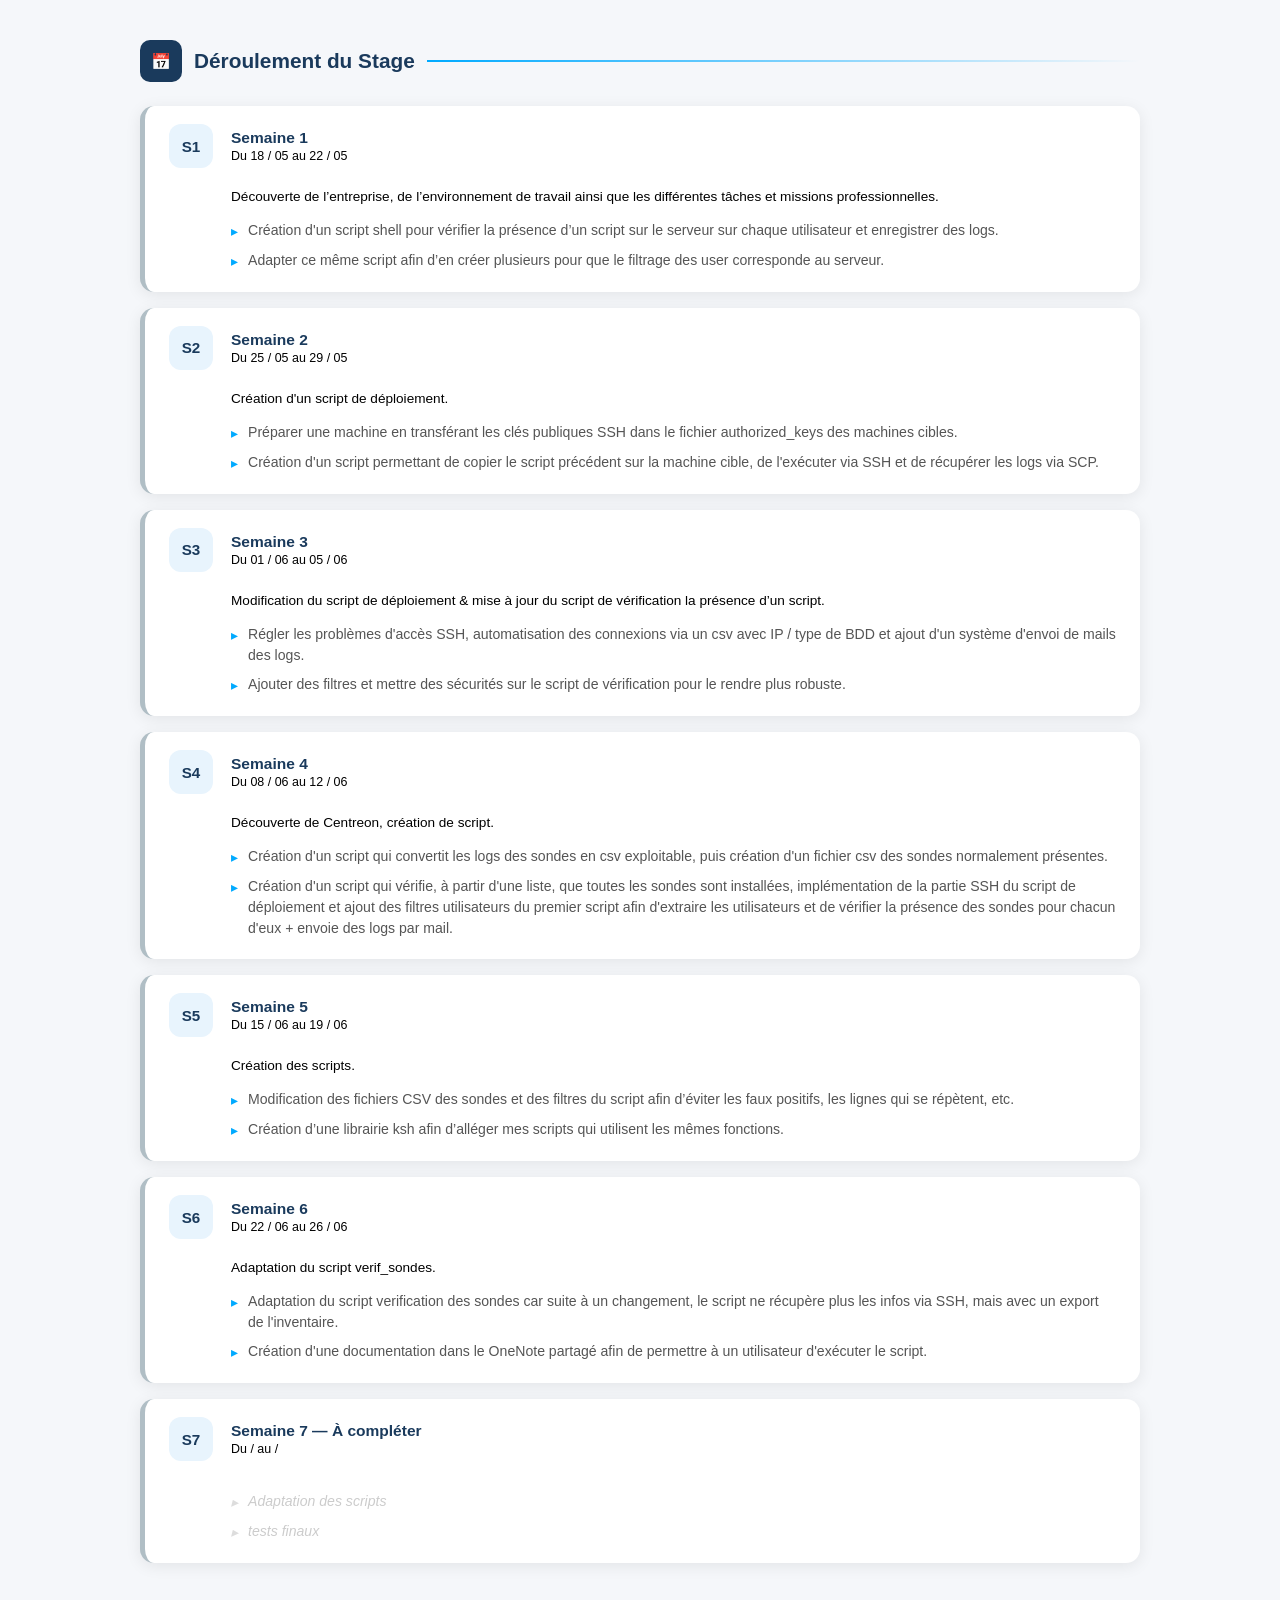
<file: index.html>
<!DOCTYPE html>
<html lang="fr">

<head>
    <meta charset="UTF-8">
    <title>Portfolio - Amine</title>

    <style>
        :root {
            --cti-blue: #1a3a5c;
            --cti-accent: #00aaff;
            --cti-light: #e8f4fd;
        }

        body {
            margin: 0;
            font-family: Arial, Helvetica, sans-serif;
            background: #f5f7fa;
        }

        .stage-section {
            padding: 40px;
            max-width: 1000px;
            margin: auto;
        }

        .stage-section-title {
            display: flex;
            align-items: center;
            gap: 12px;
            margin-bottom: 24px;
        }

        .sst-icon {
            width: 42px;
            height: 42px;
            background: var(--cti-blue);
            border-radius: 10px;
            display: flex;
            align-items: center;
            justify-content: center;
            color: white;
        }

        .stage-section-title h2 {
            font-size: 1.3rem;
            font-weight: 800;
            color: #1a3a5c;
            margin: 0;
        }

        .sst-line {
            flex: 1;
            height: 2px;
            background: linear-gradient(to right, var(--cti-accent), transparent);
        }

        /* TIMELINE */

        .semaines-timeline {
            display: flex;
            flex-direction: column;
            gap: 16px;
        }

        .semaine-bloc {
            background: white;
            border-radius: 14px;
            box-shadow: 0 3px 16px rgba(0, 0, 0, 0.08);
            overflow: hidden;
            border-left: 5px solid #b0bec5;
        }

        .sb-header {
            display: flex;
            align-items: center;
            gap: 18px;
            padding: 18px 24px;
        }

        .sb-num {
            width: 44px;
            height: 44px;
            border-radius: 12px;
            background: var(--cti-light);
            color: var(--cti-blue);
            font-weight: 900;
            font-size: 0.95rem;
            display: flex;
            align-items: center;
            justify-content: center;
            flex-shrink: 0;
        }

        .sb-info {
            flex: 1;
        }

        .sb-title {
            font-size: 0.97rem;
            font-weight: 700;
            color: #1a3a5c;
        }

        .sb-dates {
            font-size: 0.78rem;
            color: #000;
            margin-top: 2px;
        }

        .sb-body {
            padding: 0 24px 20px 86px;
        }

        .sb-placeholder {
            font-size: 0.85rem;
            color: #000;
            font-style: normal;
            margin: 0 0 12px;
            line-height: 1.6;
        }

        .sb-tasks {
            list-style: none;
            padding: 0;
            margin: 0;
            display: flex;
            flex-direction: column;
            gap: 8px;
        }

        .sb-tasks li {
            font-size: 0.88rem;
            color: #555;
            display: flex;
            align-items: flex-start;
            gap: 10px;
            line-height: 1.5;
        }

        .sb-tasks li::before {
            content: '▸';
            color: var(--cti-accent);
            flex-shrink: 0;
            margin-top: 1px;
        }

        .st-empty {
            color: #ccc !important;
            font-style: italic;
        }

        .st-empty::before {
            color: #ddd !important;
        }

        @media(max-width:600px) {
            .sb-body {
                padding-left: 24px;
            }

            .sb-header {
                flex-wrap: wrap;
            }
        }
    </style>
</head>

<body>

    <div class="stage-section">

        <div class="stage-section-title">
            <div class="sst-icon">📅</div>
            <h2>Déroulement du Stage</h2>
            <div class="sst-line"></div>
        </div>

        <div class="semaines-timeline">

            <!-- SEMAINE 1 -->
            <div class="semaine-bloc todo">

                <div class="sb-header">
                    <div class="sb-num">S1</div>

                    <div class="sb-info">
                        <div class="sb-title">
                            Semaine 1
                        </div>

                        <div class="sb-dates">
                            Du 18 / 05 au 22 / 05
                        </div>
                    </div>
                </div>

                <div class="sb-body">

                    <p class="sb-placeholder">
                        Découverte de l’entreprise, de l’environnement de travail ainsi que les différentes tâches et missions professionnelles.
                    </p>

                    <ul class="sb-tasks">

                        <li>
                            Création d'un script shell pour vérifier la présence d’un script sur le serveur sur chaque utilisateur et enregistrer des logs.
                        </li>

                        <li>
                            Adapter ce même script afin d’en créer plusieurs pour que le filtrage des user corresponde au serveur.
                        </li>

                    </ul>

                </div>
            </div>

            <!-- SEMAINE 2 -->
            <div class="semaine-bloc todo">

                <div class="sb-header">
                    <div class="sb-num">S2</div>

                    <div class="sb-info">
                        <div class="sb-title">
                            Semaine 2
                        </div>

                        <div class="sb-dates">
                            Du 25 / 05 au 29 / 05
                        </div>
                    </div>
                </div>

                <div class="sb-body">

                    <p class="sb-placeholder">
                        Création d'un script de déploiement.
                    </p>

                    <ul class="sb-tasks">
                        <li>Préparer une machine en transférant les clés publiques SSH dans le fichier authorized_keys des machines cibles.</li>
                        <li>Création d'un script permettant de copier le script précédent sur la machine cible, de l'exécuter via SSH et de récupérer les logs via SCP.</li>
                    </ul>

                </div>
            </div>

            <!-- SEMAINE 3 -->
            <div class="semaine-bloc todo">

                <div class="sb-header">
                    <div class="sb-num">S3</div>

                    <div class="sb-info">
                        <div class="sb-title">
                            Semaine 3
                        </div>

                        <div class="sb-dates">
                            Du 01 / 06 au 05 / 06
                        </div>
                    </div>
                </div>

                <div class="sb-body">

                    <p class="sb-placeholder">
                        Modification du script de déploiement & mise à jour du script de vérification la présence d’un script.
                    </p>

                    <ul class="sb-tasks">
                        <li>Régler les problèmes d'accès SSH, automatisation des connexions via un csv avec IP / type de BDD et ajout d'un système d'envoi de mails des logs.</li>
                        <li>Ajouter des filtres et mettre des sécurités sur le script de vérification pour le rendre plus robuste.</li>
                    </ul>

                </div>
            </div>

            <!-- SEMAINE 4 -->
            <div class="semaine-bloc todo">

                <div class="sb-header">
                    <div class="sb-num">S4</div>

                    <div class="sb-info">
                        <div class="sb-title">
                            Semaine 4
                        </div>

                        <div class="sb-dates">
                            Du 08 / 06 au 12 / 06
                        </div>
                    </div>
                </div>

                <div class="sb-body">

                    <p class="sb-placeholder">
                        Découverte de Centreon, création de script.
                    </p>

                    <ul class="sb-tasks">
                        <li>Création d'un script qui convertit les logs des sondes en csv exploitable, puis création d'un fichier csv des sondes normalement présentes. </li>
                        <li>Création d'un script qui vérifie, à partir d'une liste, que toutes les sondes sont installées, implémentation de la partie SSH du script de déploiement et ajout des filtres utilisateurs du premier script afin d'extraire les utilisateurs et de vérifier la présence des sondes pour chacun d'eux + envoie des logs par mail.
                    </ul>

                </div>
            </div>

            <!-- SEMAINE 5 -->
            <div class="semaine-bloc todo">

                <div class="sb-header">
                    <div class="sb-num">S5</div>

                    <div class="sb-info">
                        <div class="sb-title">
                            Semaine 5
                        </div>

                        <div class="sb-dates">
                            Du 15 / 06 au 19 / 06
                        </div>
                    </div>
                </div>

                <div class="sb-body">

                    <p class="sb-placeholder">
                        Création des scripts.
                    </p>

                    <ul class="sb-tasks">
                        <li>Modification des fichiers CSV des sondes et des filtres du script afin d’éviter les faux positifs, les lignes qui se répètent, etc.</li>
                        <li>Création d’une librairie ksh afin d’alléger mes scripts qui utilisent les mêmes fonctions. </li>
                    </ul>

                </div>
            </div>

            <!-- SEMAINE 6 -->
            <div class="semaine-bloc todo">

                <div class="sb-header">
                    <div class="sb-num">S6</div>

                    <div class="sb-info">
                        <div class="sb-title">
                            Semaine 6
                        </div>

                        <div class="sb-dates">
                            Du 22 / 06 au 26 / 06
                        </div>
                    </div>
                </div>

                <div class="sb-body">

                    <p class="sb-placeholder">
                        Adaptation du script verif_sondes.
                    </p>

                    <ul class="sb-tasks">
                        <li>Adaptation du script verification des sondes car suite à un changement, le script ne récupère plus les infos via SSH, mais avec un export de l'inventaire.</li>
                        <li>Création d'une documentation dans le OneNote partagé afin de permettre à un utilisateur d'exécuter le script. </li>
                    </ul>

                </div>
            </div>

            <!-- SEMAINE 7 -->
            <div class="semaine-bloc todo">

                <div class="sb-header">
                    <div class="sb-num">S7</div>

                    <div class="sb-info">
                        <div class="sb-title">
                            Semaine 7 — À compléter
                        </div>

                        <div class="sb-dates">
                            Du / au  / 
                        </div>
                    </div>
                </div>

                <div class="sb-body">

                    <p class="sb-placeholder">
                    </p>

                    <ul class="sb-tasks">
                        <li class="st-empty">Adaptation des scripts</li>
                        <li class="st-empty">tests finaux</li>
                    </ul>

                </div>
            </div>

        </div>

    </div>

</body>

</html>
</file>
